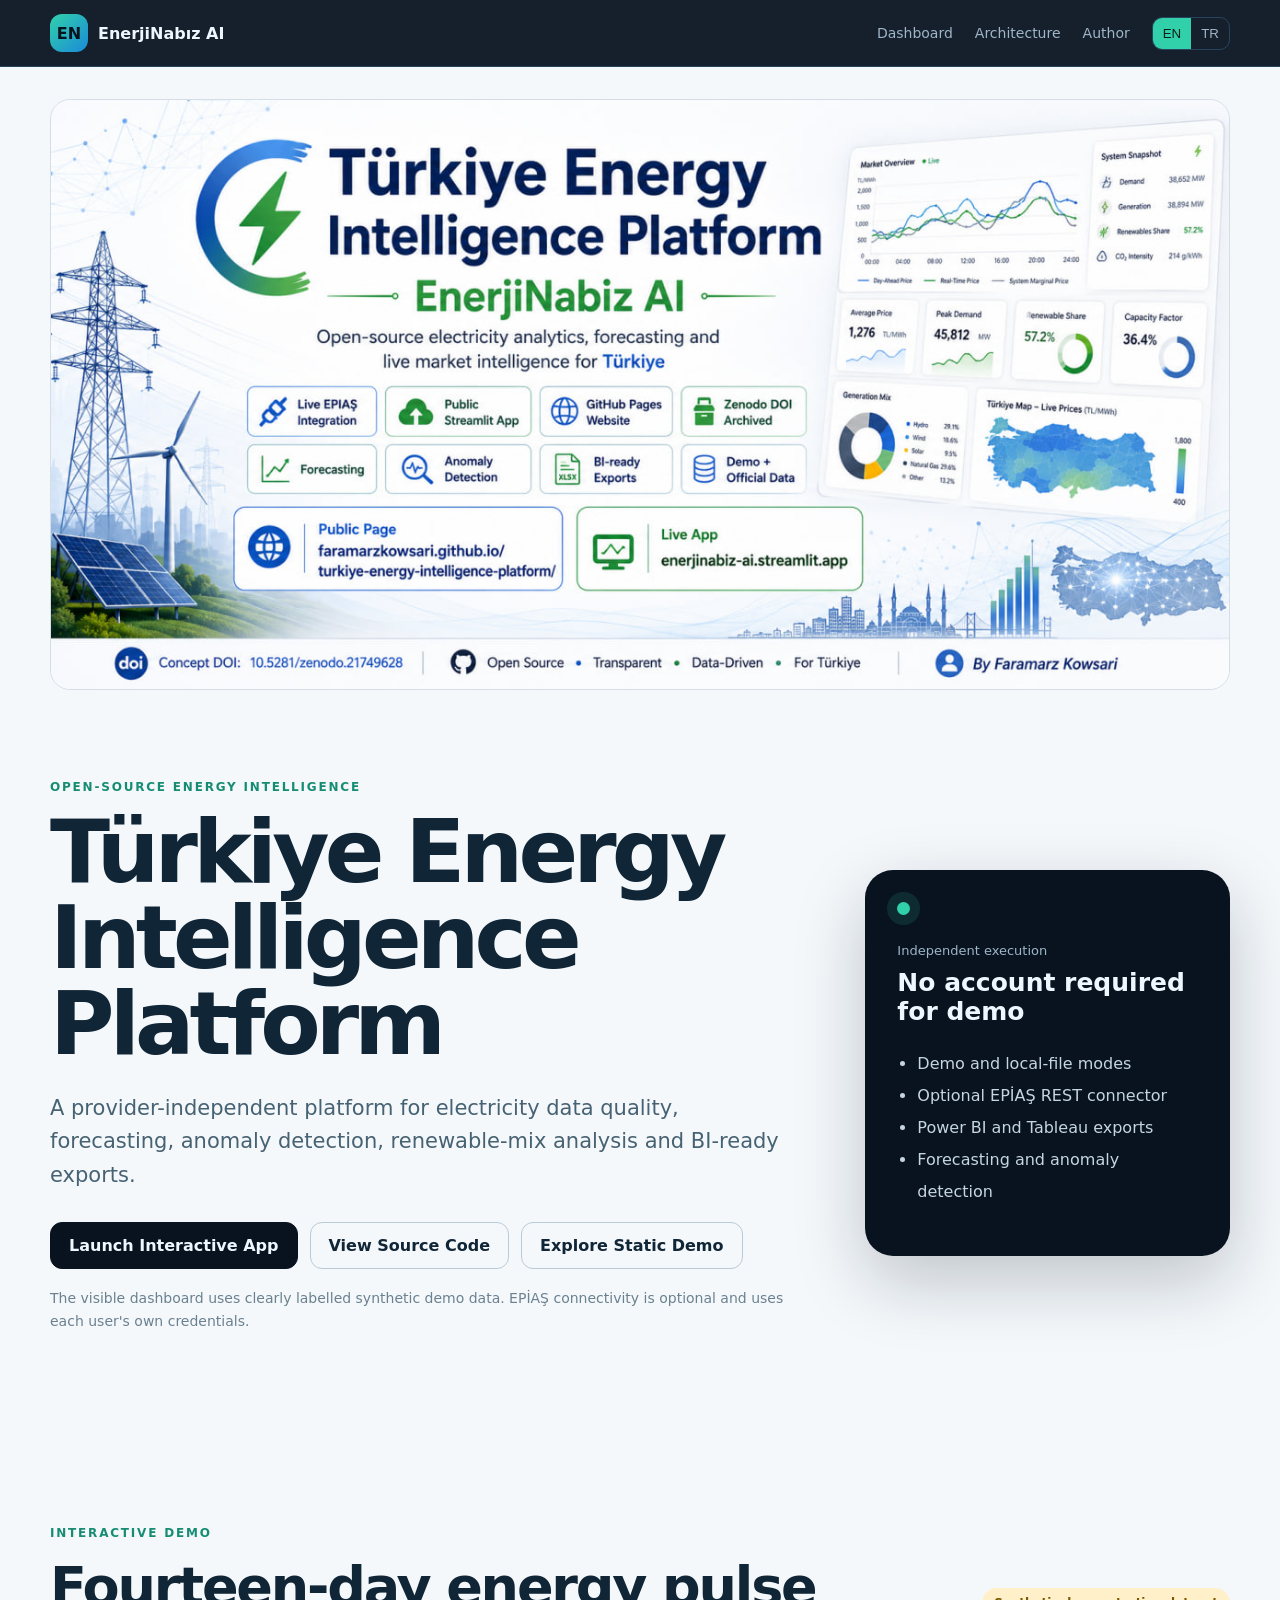
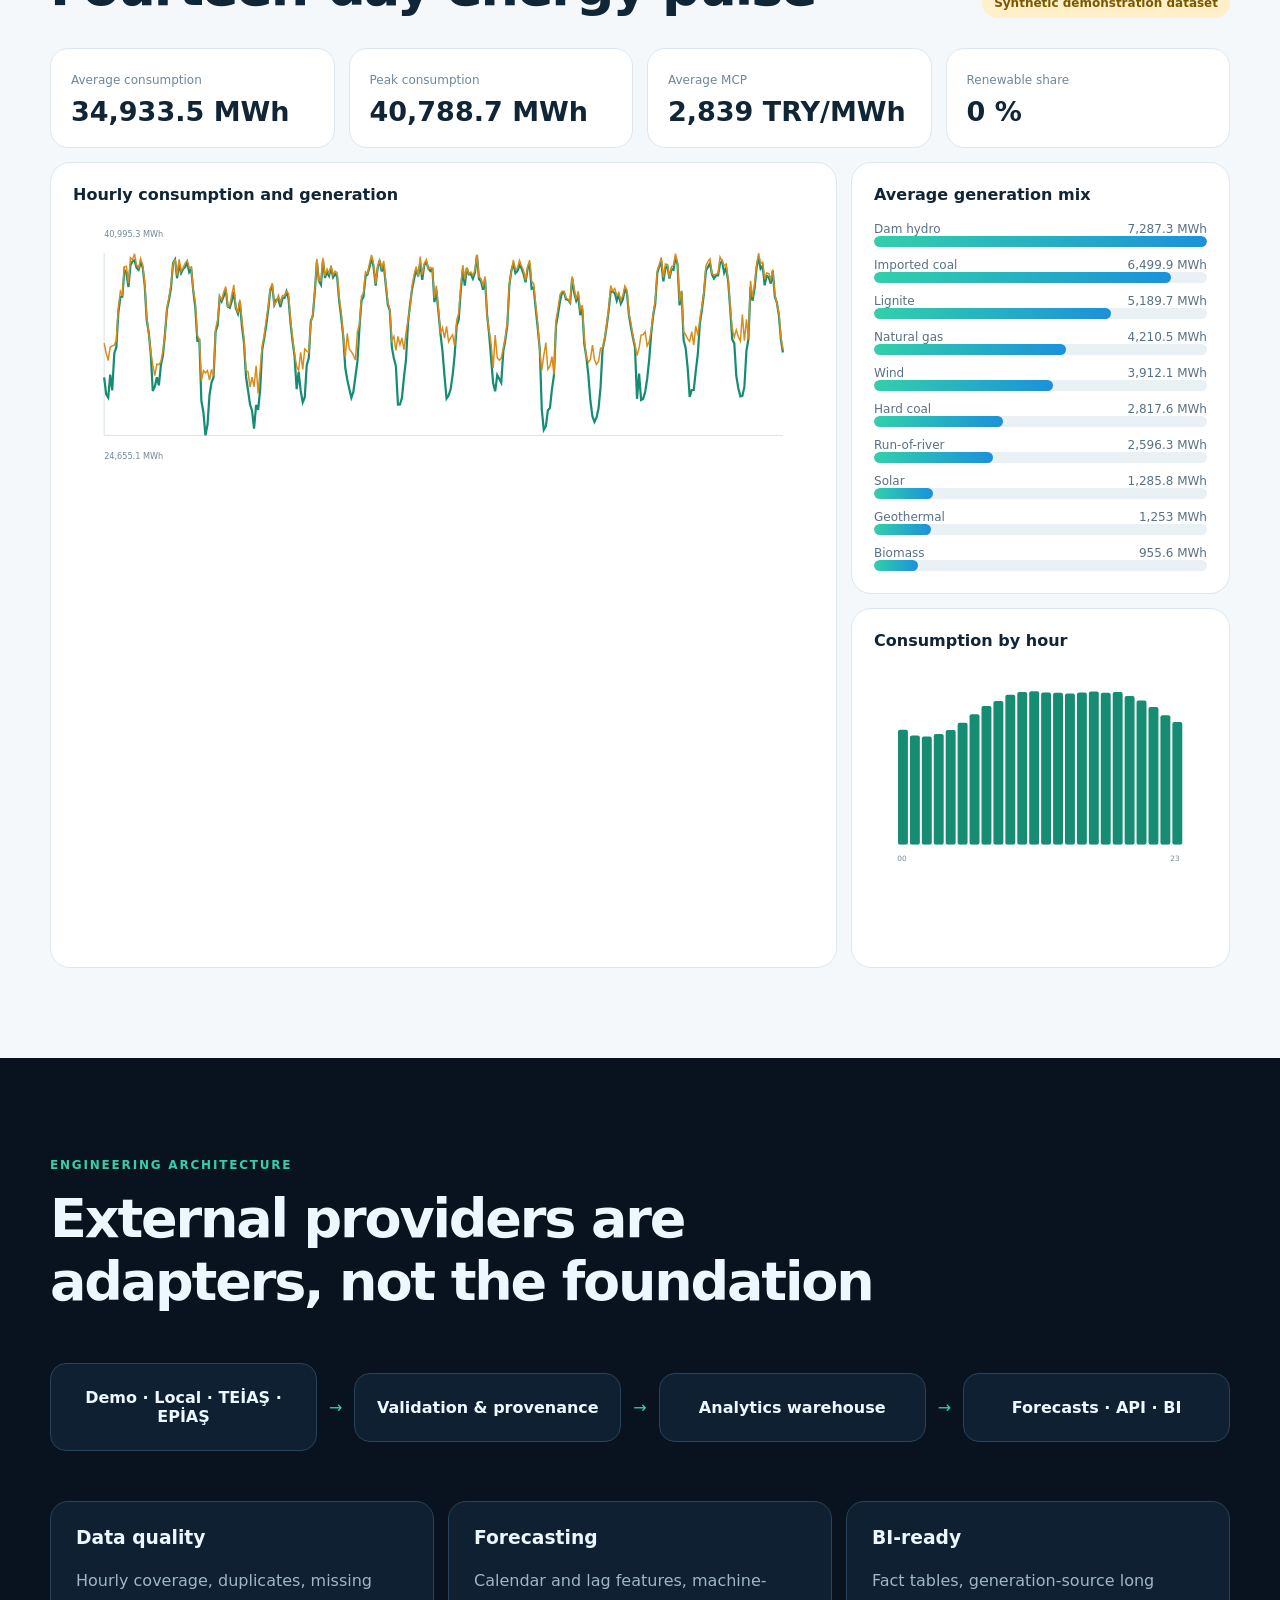
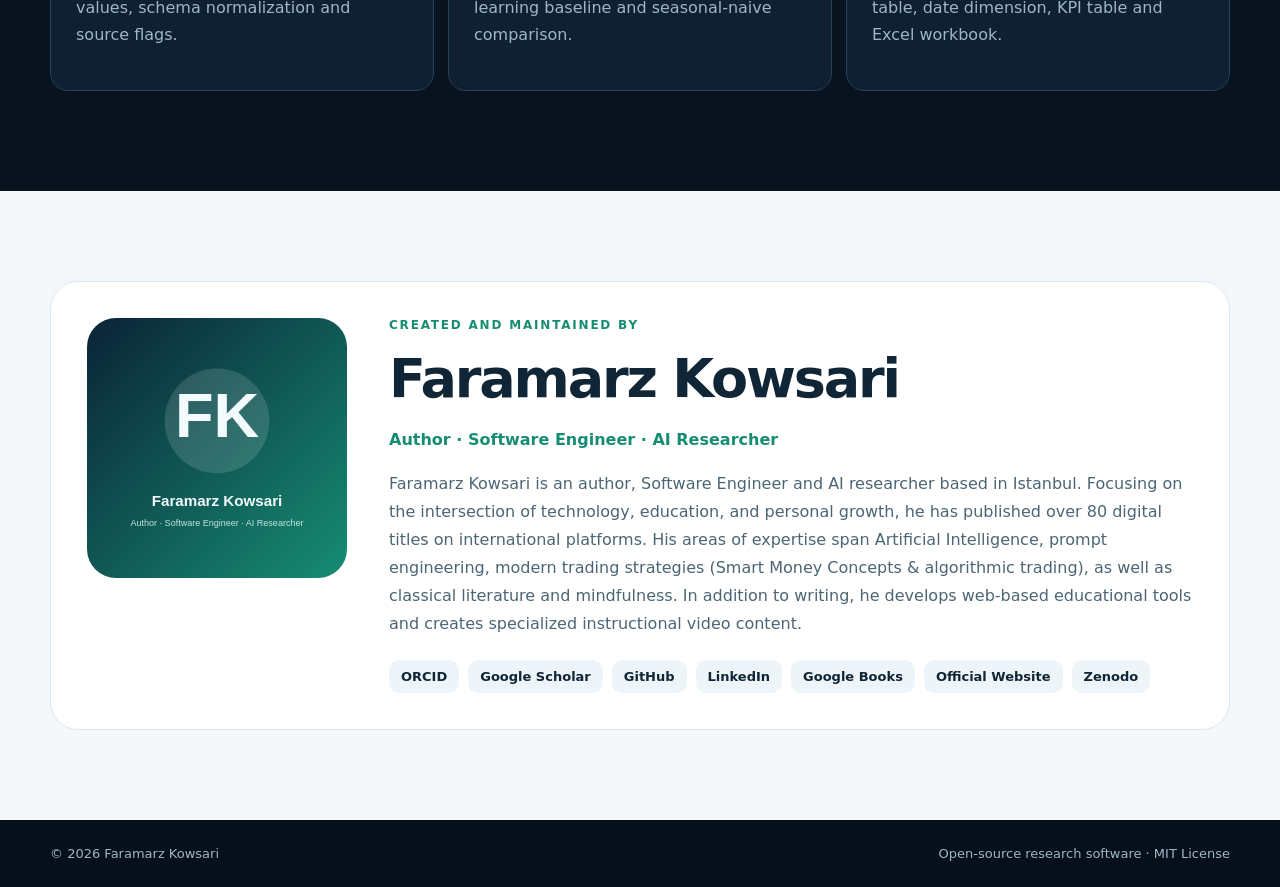
<file: docs/index.html>
<!doctype html>
<html lang="en">
<head>
  <meta charset="utf-8">
  <meta name="viewport" content="width=device-width, initial-scale=1">
  <title>Türkiye Energy Intelligence Platform | EnerjiNabız AI</title>
  <meta name="description" content="Open-source Turkish electricity analytics, forecasting, anomaly detection and BI-ready data exports by Faramarz Kowsari.">
  <meta name="author" content="Faramarz Kowsari">
  <meta name="citation_doi" content="10.5281/zenodo.21763992">
  <meta name="robots" content="index,follow,max-image-preview:large,max-snippet:-1">
  <meta name="theme-color" content="#08131f">
  <!-- Paste Google Search Console verification meta tag here when issued. -->
  <link rel="canonical" href="https://faramarzkowsari.github.io/turkiye-energy-intelligence-platform/">
  <link rel="sitemap" type="application/xml" href="https://faramarzkowsari.github.io/turkiye-energy-intelligence-platform/sitemap.xml">
  <link rel="alternate" hreflang="en" href="https://faramarzkowsari.github.io/turkiye-energy-intelligence-platform/?lang=en">
  <link rel="alternate" hreflang="tr" href="https://faramarzkowsari.github.io/turkiye-energy-intelligence-platform/?lang=tr">
  <link rel="alternate" hreflang="x-default" href="https://faramarzkowsari.github.io/turkiye-energy-intelligence-platform/">
  <link rel="icon" href="assets/favicon.svg" type="image/svg+xml">
  <link rel="manifest" href="site.webmanifest">
  <link rel="stylesheet" href="assets/style.css">
  <meta property="og:type" content="website">
  <meta property="og:title" content="Türkiye Energy Intelligence Platform">
  <meta property="og:description" content="Energy data engineering, forecasting, anomaly detection and BI-ready exports for Türkiye.">
  <meta property="og:url" content="https://faramarzkowsari.github.io/turkiye-energy-intelligence-platform/">
  <meta property="og:image" content="https://faramarzkowsari.github.io/turkiye-energy-intelligence-platform/assets/social-preview.jpg">
<meta property="og:image:secure_url" content="https://faramarzkowsari.github.io/turkiye-energy-intelligence-platform/assets/social-preview.jpg">
<meta property="og:image:type" content="image/jpeg">
<meta property="og:image:width" content="1280">
<meta property="og:image:height" content="640">
<meta property="og:image:alt" content="Türkiye Energy Intelligence Platform — EnerjiNabız AI">
<meta name="twitter:image" content="https://faramarzkowsari.github.io/turkiye-energy-intelligence-platform/assets/social-preview.jpg">
  <meta name="twitter:card" content="summary_large_image">
  <script type="application/ld+json">
  {
    "@context":"https://schema.org",
    "@graph":[
      {
        "@type":"SoftwareSourceCode",
        "name":"Türkiye Energy Intelligence Platform",
        "alternateName":"EnerjiNabız AI",
    "version": "1.1.1",
"identifier": "https://doi.org/10.5281/zenodo.21763992",
        "codeRepository":"https://github.com/FaramarzKowsari/turkiye-energy-intelligence-platform",
        "programmingLanguage":"Python",
        "license":"https://opensource.org/licenses/MIT",
        "author":{"@id":"#author"},
        "description":"Open-source Turkish electricity analytics, forecasting, anomaly detection and BI-ready exports."
      },
      {
        "@type":"Person",
        "@id":"#author",
        "name":"Faramarz Kowsari",
        "image":"https://avatars.githubusercontent.com/u/105053743?v=4",
        "jobTitle":["Author","Software Engineer","AI Researcher"],
        "homeLocation":{"@type":"Place","name":"Istanbul, Türkiye"},
        "url":"https://FaramarzKowsari.github.io",
        "sameAs":[
          "https://orcid.org/0000-0003-1692-0453",
          "https://scholar.google.com/citations?user=G7tP5WMAAAAJ&hl=en",
          "https://github.com/FaramarzKowsari",
          "https://www.linkedin.com/in/faramarzkowsari",
          "https://play.google.com/store/search?q=Faramarz_Kowsari&c=books"
        ]
      }
    ]
  }
  </script>
</head>
<body>
  <header class="topbar">
    <a class="brand" href="#top"><span class="brandmark">EN</span><span>EnerjiNabız AI</span></a>
    <nav>
      <a href="#dashboard" data-en="Dashboard" data-tr="Gösterge Paneli">Dashboard</a>
      <a href="#architecture" data-en="Architecture" data-tr="Mimari">Architecture</a>
      <a href="#author" data-en="Author" data-tr="Yazar">Author</a>
      <div class="lang-switch" role="group" aria-label="Language switch">
        <button type="button" data-lang="en" class="active">EN</button>
        <button type="button" data-lang="tr">TR</button>
      </div>
    </nav>
  </header>

<main id="top">

  <section class="project-banner wrap">
    <img
      src="assets/social-preview.jpg"
      alt="Türkiye Energy Intelligence Platform — EnerjiNabız AI"
      width="1280"
      height="640"
    >
  </section>

  <section class="hero wrap">
      <div>
        <span class="eyebrow" data-en="OPEN-SOURCE ENERGY INTELLIGENCE" data-tr="AÇIK KAYNAK ENERJİ ZEKÂSI">OPEN-SOURCE ENERGY INTELLIGENCE</span>
        <h1 data-en="Türkiye Energy Intelligence Platform" data-tr="Türkiye Enerji Zekâsı Platformu">Türkiye Energy Intelligence Platform</h1>
        <p class="lead" data-en="A provider-independent platform for electricity data quality, forecasting, anomaly detection, renewable-mix analysis and BI-ready exports." data-tr="Elektrik verisi kalitesi, tahmin, anomali tespiti, yenilenebilir üretim karması analizi ve BI uyumlu çıktılar için sağlayıcıdan bağımsız bir platform.">A provider-independent platform for electricity data quality, forecasting, anomaly detection, renewable-mix analysis and BI-ready exports.</p>
      <div class="actions">
  <a
    class="button primary"
    href="https://enerjinabiz-ai.streamlit.app"
    target="_blank"
    rel="noopener noreferrer"
    data-en="Launch Interactive App"
    data-tr="Etkileşimli Uygulamayı Aç"
  >
    Launch Interactive App
  </a>

  <a
    class="button"
    href="https://github.com/FaramarzKowsari/turkiye-energy-intelligence-platform"
    target="_blank"
    rel="noopener noreferrer"
    data-en="View Source Code"
    data-tr="Kaynak Kodu Görüntüle"
  >
    View Source Code
  </a>

  <a
    class="button"
    href="#dashboard"
    data-en="Explore Static Demo"
    data-tr="Statik Demoyu İncele"
  >
    Explore Static Demo
  </a>
</div>        <p class="note" data-en="The visible dashboard uses clearly labelled synthetic demo data. EPİAŞ connectivity is optional and uses each user's own credentials." data-tr="Görünen panel açıkça etiketlenmiş sentetik demo verisi kullanır. EPİAŞ bağlantısı isteğe bağlıdır ve her kullanıcının kendi hesabıyla çalışır.">The visible dashboard uses clearly labelled synthetic demo data. EPİAŞ connectivity is optional and uses each user's own credentials.</p>
      </div>
      <aside class="hero-card">
        <div class="pulse"></div>
        <span data-en="Independent execution" data-tr="Bağımsız çalışma">Independent execution</span>
        <strong data-en="No account required for demo" data-tr="Demo için üyelik gerekmez">No account required for demo</strong>
        <ul>
          <li data-en="Demo and local-file modes" data-tr="Demo ve yerel dosya modları">Demo and local-file modes</li>
          <li data-en="Optional EPİAŞ REST connector" data-tr="İsteğe bağlı EPİAŞ REST bağlantısı">Optional EPİAŞ REST connector</li>
          <li data-en="Power BI and Tableau exports" data-tr="Power BI ve Tableau çıktıları">Power BI and Tableau exports</li>
          <li data-en="Forecasting and anomaly detection" data-tr="Tahmin ve anomali tespiti">Forecasting and anomaly detection</li>
        </ul>
      </aside>
    </section>

    <section id="dashboard" class="section wrap">
      <div class="section-head">
        <div><span class="eyebrow" data-en="INTERACTIVE DEMO" data-tr="ETKİLEŞİMLİ DEMO">INTERACTIVE DEMO</span><h2 data-en="Fourteen-day energy pulse" data-tr="On dört günlük enerji görünümü">Fourteen-day energy pulse</h2></div>
        <span class="badge" data-en="Synthetic demonstration dataset" data-tr="Sentetik gösterim veri seti">Synthetic demonstration dataset</span>
      </div>
      <div id="kpis" class="kpi-grid"></div>
      <div class="chart-grid">
        <article class="panel wide"><h3 data-en="Hourly consumption and generation" data-tr="Saatlik tüketim ve üretim">Hourly consumption and generation</h3><svg id="trendChart" viewBox="0 0 1000 330" role="img"></svg></article>
        <article class="panel"><h3 data-en="Average generation mix" data-tr="Ortalama üretim karması">Average generation mix</h3><div id="mixBars" class="bars"></div></article>
        <article class="panel"><h3 data-en="Consumption by hour" data-tr="Saat bazında tüketim">Consumption by hour</h3><svg id="hourChart" viewBox="0 0 500 300" role="img"></svg></article>
      </div>
    </section>

    <section id="architecture" class="section dark-section">
      <div class="wrap">
        <span class="eyebrow" data-en="ENGINEERING ARCHITECTURE" data-tr="MÜHENDİSLİK MİMARİSİ">ENGINEERING ARCHITECTURE</span>
        <h2 data-en="External providers are adapters, not the foundation" data-tr="Haricî sağlayıcılar temel değil, adaptördür">External providers are adapters, not the foundation</h2>
        <div class="flow">
          <div data-en="Demo · Local · TEİAŞ · EPİAŞ" data-tr="Demo · Yerel · TEİAŞ · EPİAŞ">Demo · Local · TEİAŞ · EPİAŞ</div><span>→</span>
          <div data-en="Validation & provenance" data-tr="Doğrulama ve veri kökeni">Validation & provenance</div><span>→</span>
          <div data-en="Analytics warehouse" data-tr="Analitik veri katmanı">Analytics warehouse</div><span>→</span>
          <div data-en="Forecasts · API · BI" data-tr="Tahmin · API · BI">Forecasts · API · BI</div>
        </div>
        <div class="feature-grid">
          <article><h3 data-en="Data quality" data-tr="Veri kalitesi">Data quality</h3><p data-en="Hourly coverage, duplicates, missing values, schema normalization and source flags." data-tr="Saatlik kapsama, tekrarlar, eksik değerler, şema standardizasyonu ve kaynak işaretleri.">Hourly coverage, duplicates, missing values, schema normalization and source flags.</p></article>
          <article><h3 data-en="Forecasting" data-tr="Tahmin">Forecasting</h3><p data-en="Calendar and lag features, machine-learning baseline and seasonal-naive comparison." data-tr="Takvim ve gecikme özellikleri, makine öğrenmesi modeli ve mevsimsel-naif karşılaştırma.">Calendar and lag features, machine-learning baseline and seasonal-naive comparison.</p></article>
          <article><h3 data-en="BI-ready" data-tr="BI uyumlu">BI-ready</h3><p data-en="Fact tables, generation-source long table, date dimension, KPI table and Excel workbook." data-tr="Fact tabloları, uzun format üretim tablosu, tarih boyutu, KPI tablosu ve Excel çalışma kitabı.">Fact tables, generation-source long table, date dimension, KPI table and Excel workbook.</p></article>
        </div>
      </div>
    </section>

    <section id="author" class="section wrap">
      <div class="author-card">
        <img src="https://avatars.githubusercontent.com/u/105053743?v=4&amp;s=720" onerror="this.onerror=null;this.src='assets/author-fallback.svg'" alt="Faramarz Kowsari, author, Software Engineer and AI researcher" width="320" height="320" loading="lazy" decoding="async">
        <div>
          <span class="eyebrow" data-en="CREATED AND MAINTAINED BY" data-tr="GELİŞTİREN VE SÜRDÜREN">CREATED AND MAINTAINED BY</span>
          <h2>Faramarz Kowsari</h2>
          <p class="role" data-en="Author · Software Engineer · AI Researcher" data-tr="Yazar · Yazılım Mühendisi · Yapay Zekâ Araştırmacısı">Author · Software Engineer · AI Researcher</p>
          <p data-en="Faramarz Kowsari is an author, Software Engineer and AI researcher based in Istanbul. Focusing on the intersection of technology, education, and personal growth, he has published over 80 digital titles on international platforms. His areas of expertise span Artificial Intelligence, prompt engineering, modern trading strategies (Smart Money Concepts & algorithmic trading), as well as classical literature and mindfulness. In addition to writing, he develops web-based educational tools and creates specialized instructional video content." data-tr="Faramarz Kowsari, İstanbul merkezli bir yazar, Yazılım Mühendisi ve yapay zekâ araştırmacısıdır. Teknoloji, eğitim ve kişisel gelişimin kesişimine odaklanarak uluslararası platformlarda 80'den fazla dijital eser yayımlamıştır. Uzmanlık alanları yapay zekâ, istem mühendisliği, modern işlem stratejileri (Smart Money Concepts ve algoritmik işlem), klasik edebiyat ve farkındalık çalışmalarını kapsar. Yazarlığın yanı sıra web tabanlı eğitim araçları geliştirir ve uzmanlaşmış eğitim videoları üretir.">Faramarz Kowsari is an author, Software Engineer and AI researcher based in Istanbul. Focusing on the intersection of technology, education, and personal growth, he has published over 80 digital titles on international platforms. His areas of expertise span Artificial Intelligence, prompt engineering, modern trading strategies (Smart Money Concepts & algorithmic trading), as well as classical literature and mindfulness. In addition to writing, he develops web-based educational tools and creates specialized instructional video content.</p>
          <div class="profile-links">
            <a href="https://orcid.org/0000-0003-1692-0453" target="_blank" rel="me noopener noreferrer">ORCID</a><a href="https://scholar.google.com/citations?user=G7tP5WMAAAAJ&hl=en" target="_blank" rel="me noopener noreferrer">Google Scholar</a><a href="https://github.com/FaramarzKowsari" target="_blank" rel="me noopener noreferrer">GitHub</a><a href="https://www.linkedin.com/in/faramarzkowsari" target="_blank" rel="me noopener noreferrer">LinkedIn</a><a href="https://play.google.com/store/search?q=Faramarz_Kowsari&c=books" target="_blank" rel="me noopener noreferrer">Google Books</a><a href="https://FaramarzKowsari.github.io" target="_blank" rel="me noopener noreferrer">Official Website</a><a href="https://zenodo.org/search?q=creators.orcid%3A%220000-0003-1692-0453%22&l=list&p=1&s=10&sort=bestmatch" target="_blank" rel="me noopener noreferrer">Zenodo</a>
          </div>
        </div>
      </div>
    </section>
  </main>

  <footer><div class="wrap"><span>© 2026 Faramarz Kowsari</span><span data-en="Open-source research software · MIT License" data-tr="Açık kaynak araştırma yazılımı · MIT Lisansı">Open-source research software · MIT License</span></div></footer>
  <script src="assets/app.js"></script>
</body>
</html>
</file>
<file: docs/assets/style.css>
:root{--bg:#08131f;--surface:#0e2031;--surface2:#132a3d;--text:#edf7ff;--muted:#9eb6c8;--accent:#31d0aa;--accent2:#f3b43f;--line:#26445c;--light:#f4f8fb;--ink:#102536}*{box-sizing:border-box}html{scroll-behavior:smooth}body{margin:0;font-family:Inter,ui-sans-serif,system-ui,-apple-system,Segoe UI,sans-serif;background:var(--light);color:var(--ink)}a{color:inherit}.wrap{width:min(1180px,calc(100% - 40px));margin:auto}.topbar{position:sticky;top:0;z-index:10;background:rgba(8,19,31,.94);backdrop-filter:blur(12px);color:var(--text);display:flex;align-items:center;justify-content:space-between;padding:14px max(20px,calc((100vw - 1180px)/2));border-bottom:1px solid var(--line)}.brand{display:flex;align-items:center;gap:10px;text-decoration:none;font-weight:800}.brandmark{display:grid;place-items:center;width:38px;height:38px;border-radius:12px;background:linear-gradient(135deg,var(--accent),#1a8bd8);color:#06121c}.topbar nav{display:flex;align-items:center;gap:22px}.topbar nav>a{text-decoration:none;color:var(--muted);font-size:14px}.lang-switch{display:flex;border:1px solid var(--line);border-radius:10px;overflow:hidden}.lang-switch button{border:0;background:transparent;color:var(--muted);padding:8px 10px;cursor:pointer}.lang-switch button.active{background:var(--accent);color:#062018}.hero{display:grid;grid-template-columns:1.35fr .65fr;gap:58px;align-items:center;min-height:690px;padding-top:90px;padding-bottom:90px}.eyebrow{display:block;color:#168d73;font-weight:850;font-size:12px;letter-spacing:.15em;margin-bottom:15px}.hero h1{font-size:clamp(48px,7vw,88px);line-height:.98;margin:0 0 24px;letter-spacing:-.055em}.lead{font-size:21px;line-height:1.6;color:#476273;max-width:790px}.actions{display:flex;gap:12px;flex-wrap:wrap;margin:30px 0 18px}.button{border:1px solid #b8cbd7;border-radius:12px;padding:13px 18px;text-decoration:none;font-weight:750}.button.primary{background:var(--bg);color:var(--text);border-color:var(--bg)}.note{color:#6b8190;font-size:14px;line-height:1.6}.hero-card{background:var(--bg);color:var(--text);border-radius:28px;padding:32px;box-shadow:0 25px 70px rgba(8,19,31,.22)}.hero-card .pulse{width:13px;height:13px;border-radius:50%;background:var(--accent);box-shadow:0 0 0 10px rgba(49,208,170,.12);margin-bottom:25px}.hero-card span{color:var(--muted);font-size:13px}.hero-card strong{font-size:25px;display:block;margin:9px 0 22px}.hero-card ul{padding-left:20px;color:#c5d6e1;line-height:2}.section{padding:90px 0}.section-head{display:flex;align-items:end;justify-content:space-between;gap:30px;margin-bottom:30px}.section h2{font-size:clamp(34px,5vw,54px);letter-spacing:-.04em;margin:0}.badge{padding:8px 12px;border-radius:999px;background:#fff0c9;color:#7b5700;font-size:12px;font-weight:750}.kpi-grid{display:grid;grid-template-columns:repeat(4,1fr);gap:14px;margin-bottom:14px}.kpi{background:white;border:1px solid #dce7ee;border-radius:18px;padding:20px}.kpi span{font-size:12px;color:#6f8797}.kpi strong{display:block;font-size:27px;margin-top:8px}.chart-grid{display:grid;grid-template-columns:1.35fr .65fr;gap:14px}.panel{background:white;border:1px solid #dce7ee;border-radius:20px;padding:22px;min-height:360px}.panel.wide{grid-row:span 2}.panel h3{margin:0 0 18px;font-size:16px}.bars{display:flex;flex-direction:column;gap:11px}.bar-label{display:flex;justify-content:space-between;font-size:12px;color:#587181}.bar-track{height:11px;border-radius:99px;background:#eaf1f5;overflow:hidden}.bar-fill{height:100%;background:linear-gradient(90deg,var(--accent),#1b91db);border-radius:99px}.dark-section{background:var(--bg);color:var(--text);padding:100px 0}.dark-section .eyebrow{color:var(--accent)}.dark-section h2{max-width:900px}.flow{display:flex;align-items:center;justify-content:space-between;gap:12px;margin:50px 0}.flow div{flex:1;background:var(--surface);border:1px solid var(--line);padding:24px 16px;border-radius:16px;text-align:center;font-weight:700}.flow span{color:var(--accent)}.feature-grid{display:grid;grid-template-columns:repeat(3,1fr);gap:14px}.feature-grid article{background:var(--surface);border:1px solid var(--line);border-radius:18px;padding:25px}.feature-grid h3{margin-top:0}.feature-grid p{color:var(--muted);line-height:1.7}.author-card{display:grid;grid-template-columns:260px 1fr;gap:42px;align-items:start;background:white;border:1px solid #dce7ee;border-radius:28px;padding:36px}.author-card img{width:100%;height:auto;border-radius:22px;object-fit:cover}.author-card p{line-height:1.75;color:#4b6575}.role{font-weight:750;color:#168d73!important}.profile-links{display:flex;flex-wrap:wrap;gap:9px;margin-top:22px}.profile-links a{padding:9px 12px;border-radius:10px;background:#eef5f8;text-decoration:none;font-size:13px;font-weight:700}footer{background:#06101a;color:var(--muted);padding:26px 0}footer .wrap{display:flex;justify-content:space-between;gap:20px;font-size:13px}svg{width:100%;height:auto}.axis{stroke:#cbd9e2;stroke-width:1}.line-consumption{fill:none;stroke:#168d73;stroke-width:3}.line-generation{fill:none;stroke:#db8b19;stroke-width:2}.chart-label{font-size:11px;fill:#718797}@media(max-width:900px){.topbar nav>a{display:none}.hero{grid-template-columns:1fr;min-height:auto}.hero h1{font-size:55px}.kpi-grid{grid-template-columns:repeat(2,1fr)}.chart-grid{grid-template-columns:1fr}.panel.wide{grid-row:auto}.flow{flex-direction:column}.flow div{width:100%}.flow span{transform:rotate(90deg)}.feature-grid{grid-template-columns:1fr}.author-card{grid-template-columns:1fr}.author-card img{max-width:260px}.section-head{align-items:start;flex-direction:column}}@media(max-width:520px){.wrap{width:min(100% - 24px,1180px)}.hero{padding-top:60px}.hero h1{font-size:43px}.lead{font-size:18px}.kpi-grid{grid-template-columns:1fr}.topbar{padding-left:12px;padding-right:12px}footer .wrap{flex-direction:column}}
.project-banner {
  padding-top: 2rem;
}

.project-banner img {
  display: block;
  width: 100%;
  height: auto;
  border-radius: 20px;
  border: 1px solid rgba(120, 145, 170, 0.25);
}
</file>
